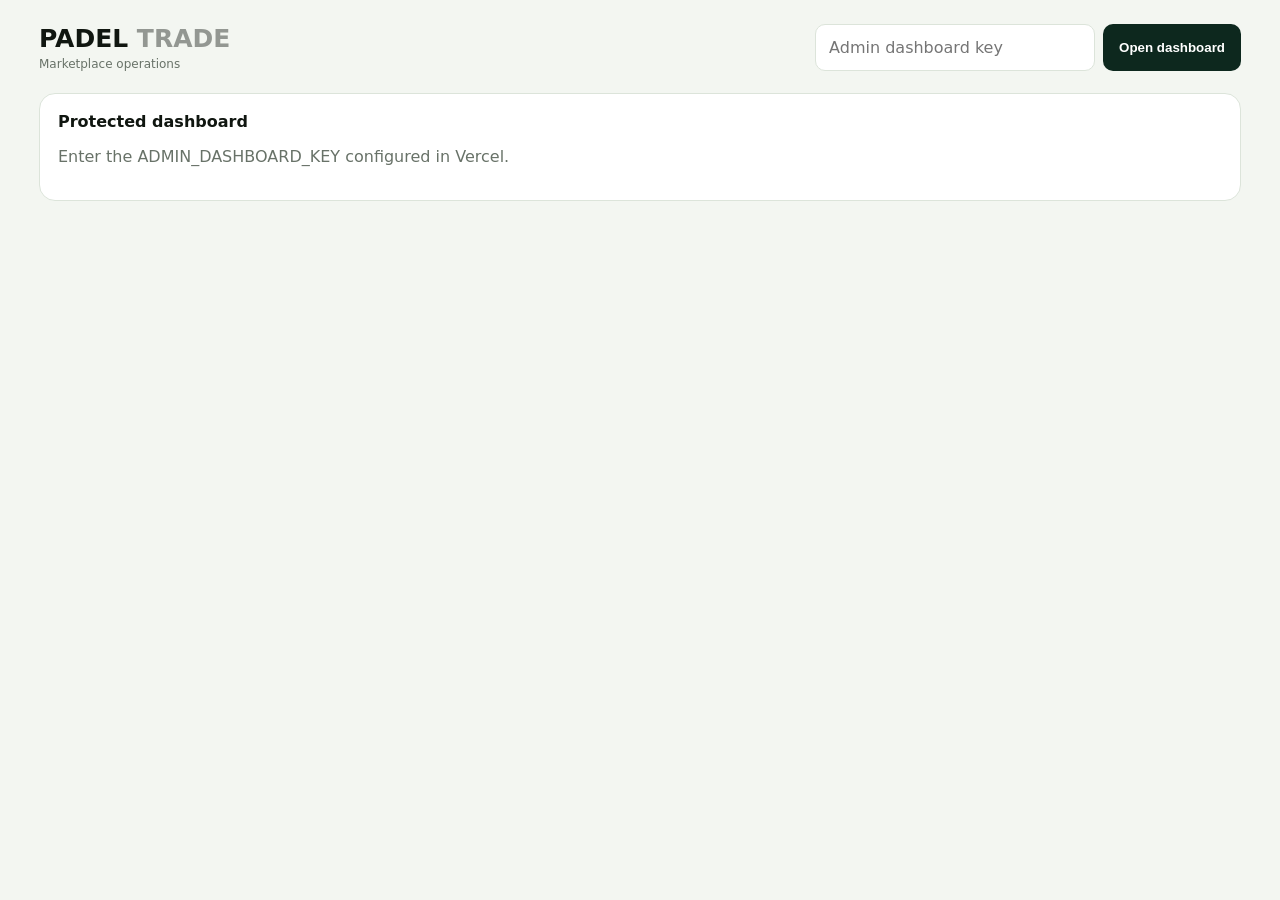
<file: admin.html>
<!doctype html>
<html lang="en">
<head>
<meta charset="utf-8"><meta name="viewport" content="width=device-width,initial-scale=1,viewport-fit=cover">
<title>PADEL TRADE — Admin</title>
<style>
:root{--bg:#f3f6f1;--card:#fff;--ink:#101610;--muted:#687268;--line:#dce4da;--lime:#d9ff32;--dark:#0d281e}
*{box-sizing:border-box}body{margin:0;background:var(--bg);color:var(--ink);font-family:Inter,system-ui,-apple-system,sans-serif}.wrap{max-width:1250px;margin:auto;padding:24px}.top{display:flex;justify-content:space-between;gap:18px;align-items:center;margin-bottom:22px}.brand{font-size:25px;font-weight:900}.brand span{opacity:.42}.sub{font-size:12px;color:var(--muted);margin-top:4px}.key{display:flex;gap:8px}.key input{width:280px;padding:13px;border:1px solid var(--line);border-radius:10px;font:inherit}.btn,.smallbtn{padding:12px 16px;border:0;border-radius:10px;background:var(--dark);color:white;font-weight:800;cursor:pointer}.stats{display:grid;grid-template-columns:repeat(4,1fr);gap:12px;margin-bottom:18px}.stat,.panel{background:var(--card);border:1px solid var(--line);border-radius:16px;padding:18px}.stat b{font-size:30px;display:block;margin-bottom:3px}.nav{display:flex;gap:8px;flex-wrap:wrap;margin-bottom:18px}.nav button{border:1px solid var(--line);background:white;padding:10px 14px;border-radius:10px;font-weight:800}.nav button.active{background:var(--dark);color:white}.panel{margin-bottom:18px}.panel h2{margin:0 0 12px}.item{border-top:1px solid #e7ece5;padding:15px 0}.meta{color:var(--muted);font-size:13px;margin-top:5px;line-height:1.45}.tag{display:inline-block;padding:5px 8px;border-radius:999px;background:#edf3e9;font-size:11px;font-weight:900;text-transform:uppercase}.controls{display:flex;gap:8px;flex-wrap:wrap;margin-top:10px}.select{padding:9px;border:1px solid var(--line);border-radius:9px;background:white;font:inherit}.empty{color:var(--muted)}.match{display:flex;gap:8px;flex-wrap:wrap;margin-top:10px}.match .select{min-width:280px}.refresh{margin-left:auto}.notice{background:#fffbea;border:1px solid #e7dfb0;border-radius:12px;padding:12px;margin-bottom:16px;color:#615b35}
@media(max-width:800px){.wrap{padding:15px}.top{display:block}.key{display:grid;grid-template-columns:1fr;margin-top:14px}.key input{width:100%}.stats{grid-template-columns:1fr 1fr}.match{display:grid}.match .select,.smallbtn{width:100%}.refresh{margin-left:0}}
@media(max-width:480px){.stats{grid-template-columns:1fr}.nav{display:grid;grid-template-columns:1fr 1fr}.nav button{width:100%}}
</style></head>
<body><main class="wrap">
<div class="top"><div><div class="brand">PADEL <span>TRADE</span></div><div class="sub">Marketplace operations</div></div><div class="key"><input id="key" type="password" placeholder="Admin dashboard key"><button class="btn" onclick="load()">Open dashboard</button></div></div>
<div id="app"><div class="panel"><b>Protected dashboard</b><p class="empty">Enter the ADMIN_DASHBOARD_KEY configured in Vercel.</p></div></div>
</main>
<script>
let DATA=null,current='all';
const esc=s=>String(s??'').replace(/[&<>\"']/g,c=>({'&':'&amp;','<':'&lt;','>':'&gt;','\"':'&quot;',"'":'&#39;'}[c]));
const date=s=>s?new Date(s).toLocaleString():'';
const statuses=['new','reviewing','contacted','matched','approved','published','closed','rejected'];
const label=x=>x.company||x.name||x.company_name||'Unknown';
function statusControl(x,type){return `<div class="controls"><select class="select" id="status-${type}-${x.id}">${statuses.map(s=>`<option ${String(x.status||'new')===s?'selected':''}>${s}</option>`).join('')}</select><button class="smallbtn" onclick="saveStatus('${type}','${x.id}')">Save status</button></div>`}
function score(b,s){let n=0;if(String(b.country||'').toLowerCase()===String(s.country||'').toLowerCase())n+=50;if(b.city&&s.city&&String(b.city).toLowerCase()===String(s.city).toLowerCase())n+=20;if(b.manufacturer&&s.manufacturer&&String(s.manufacturer).toLowerCase().includes(String(b.manufacturer).toLowerCase()))n+=20;if(b.court_count&&s.court_count>=b.court_count)n+=10;return n}
function item(x,type){
 const main=type==='buyers'?`${label(x)} · ${x.country}${x.city?' · '+x.city:''} · ${x.court_count||1} courts`:type==='services'?`${x.service||x.service_type||'Service'} · ${label(x)} · ${x.country||''}${x.city?' · '+x.city:''}`:type==='suppliers'?`${label(x)} · ${x.country}${x.city?' · '+x.city:''}`:`${label(x)} · ${x.country}${x.city?' · '+x.city:''} · ${x.court_count||1} courts`;
 let match='';
 if(type==='buyers'){
  const options=[...DATA.sellers].sort((a,b)=>score(x,b)-score(x,a)).slice(0,25);
  match=`<div class="match"><select class="select" id="match-${x.id}"><option value="">Match with seller request…</option>${options.map(s=>`<option value="${esc(s.id)}">${esc(label(s))} · ${esc(s.country||'')} · ${esc(s.manufacturer||s.model||'Court')} · ${s.court_count||1} courts</option>`).join('')}</select><button class="smallbtn" onclick="matchBuyer('${x.id}')">Create match</button></div>`;
 }
 return `<div class="item"><span class="tag">${esc(x.status||'new')}</span><strong style="display:block;margin-top:8px">${esc(main)}</strong><div class="meta">${esc(label(x))} · ${esc(x.email||'')} · ${date(x.created_at)}</div><div class="meta">${esc(x.details||x.description||x.model||x.website||'')}</div>${statusControl(x,type)}${match}</div>`;
}
function section(title,items,type){return `<section class="panel"><h2>${title} <span class="tag">${items.length}</span></h2>${items.length?items.map(x=>item(x,type)).join(''):'<p class="empty">No requests yet.</p>'}</section>`}
function draw(){const d=DATA;document.getElementById('app').innerHTML=`<div class="notice">Admin actions are protected server-side. Keep the dashboard key private.</div><div class="stats"><div class="stat"><b>${d.buyers.length}</b>Buyer requests</div><div class="stat"><b>${d.sellers.length}</b>Seller submissions</div><div class="stat"><b>${d.services.length}</b>Service requests</div><div class="stat"><b>${d.suppliers.length}</b>Supplier applications</div></div><div class="nav"><button class="${current==='all'?'active':''}" onclick="current='all';draw()">All</button><button class="${current==='buyers'?'active':''}" onclick="current='buyers';draw()">Buyers</button><button class="${current==='sellers'?'active':''}" onclick="current='sellers';draw()">Sellers</button><button class="${current==='services'?'active':''}" onclick="current='services';draw()">Services</button><button class="${current==='suppliers'?'active':''}" onclick="current='suppliers';draw()">Suppliers</button><button class="refresh" onclick="load()">Refresh</button></div>${current==='all'?section('Buyer requests',d.buyers,'buyers')+section('Seller submissions',d.sellers,'sellers')+section('Service requests',d.services,'services')+section('Supplier applications',d.suppliers,'suppliers'):current==='buyers'?section('Buyer requests',d.buyers,'buyers'):current==='sellers'?section('Seller submissions',d.sellers,'sellers'):current==='services'?section('Service requests',d.services,'services'):section('Supplier applications',d.suppliers,'suppliers')}`}
async function load(){const key=document.getElementById('key').value;if(!key)return;window.ADMIN_KEY=key;document.getElementById('app').innerHTML='<div class="panel">Loading…</div>';try{const r=await fetch('/api/admin/leads',{headers:{'x-admin-key':key}}),d=await r.json();if(!r.ok)throw Error(d.error||'Unauthorized');DATA=d;draw()}catch(e){document.getElementById('app').innerHTML=`<div class="panel"><b>Could not open dashboard</b><p class="empty">${esc(e.message)}</p></div>`}}
async function saveStatus(type,id){const status=document.getElementById(`status-${type}-${id}`).value;try{const r=await fetch('/api/admin/status',{method:'PATCH',headers:{'Content-Type':'application/json','x-admin-key':window.ADMIN_KEY},body:JSON.stringify({type,id,status})});const d=await r.text();if(!r.ok)throw Error(d.slice(0,180));await load()}catch(e){alert(e.message)}}
async function matchBuyer(buyerId){const sellerId=document.getElementById('match-'+buyerId).value;if(!sellerId)return;try{const r=await fetch('/api/admin/matches',{method:'POST',headers:{'Content-Type':'application/json','x-admin-key':window.ADMIN_KEY},body:JSON.stringify({buyer_id:buyerId,seller_id:sellerId})});const d=await r.text();if(!r.ok)throw Error(d.slice(0,180));alert('Match created');await load()}catch(e){alert(e.message)}}
</script></body></html>
</file>
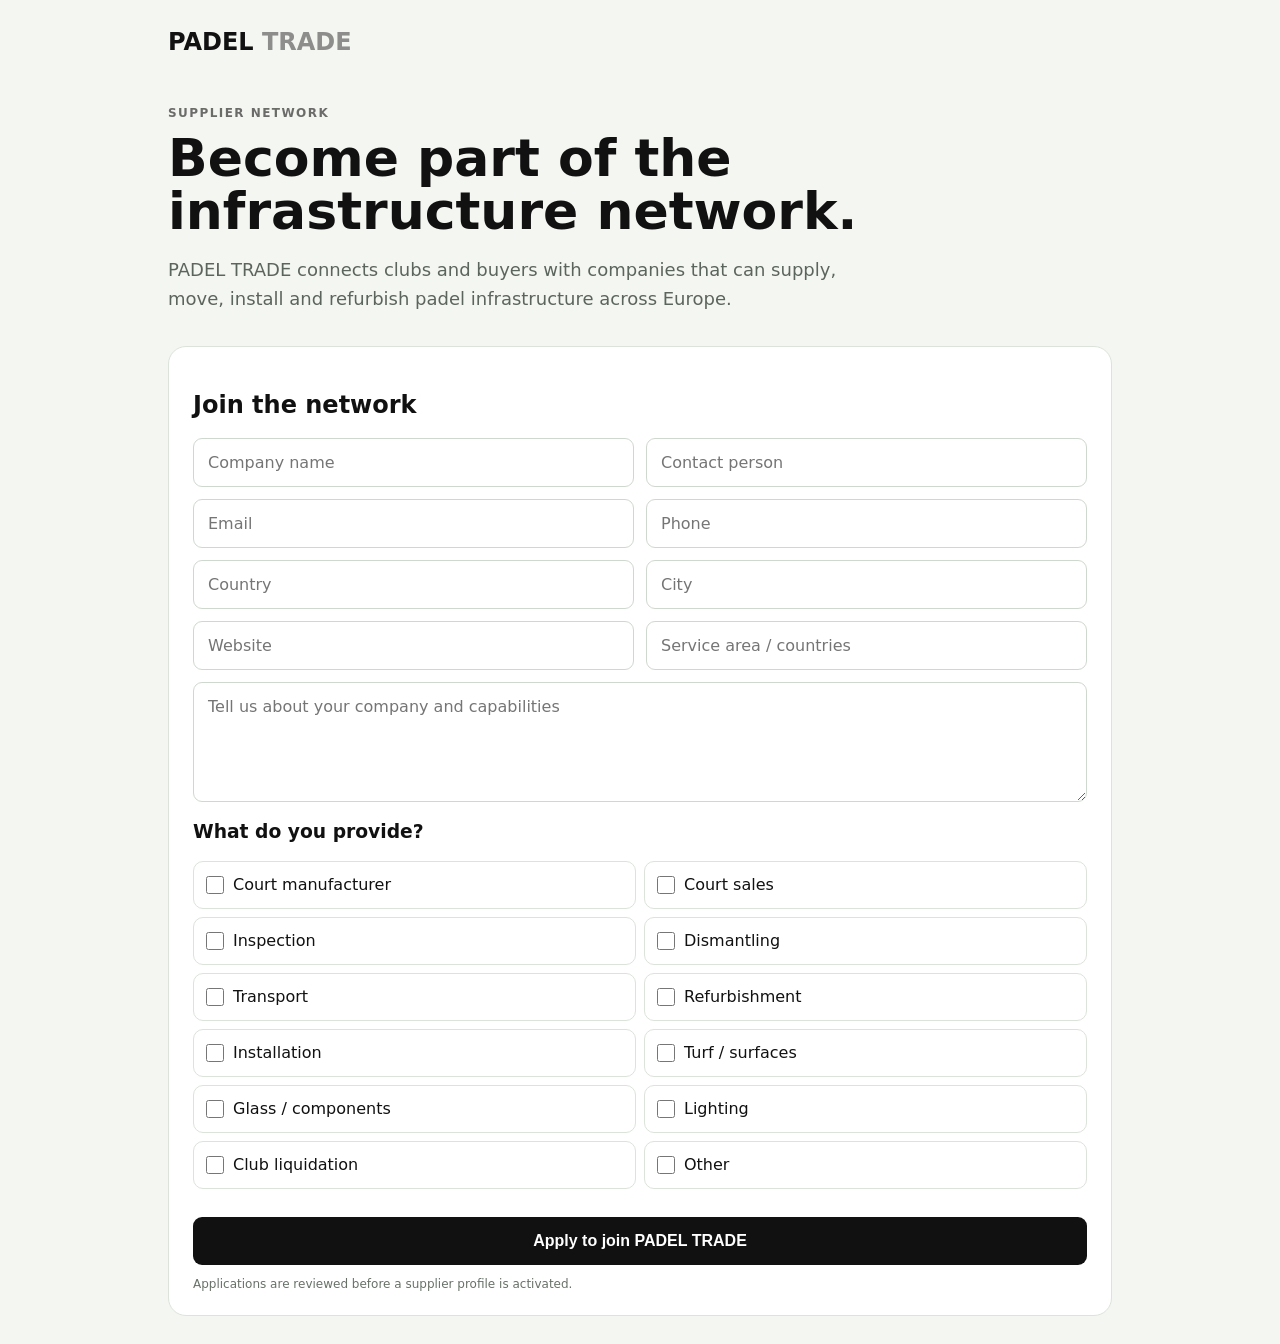
<file: supplier-network.html>
<!doctype html><html lang="en"><head><meta charset="utf-8"><meta name="viewport" content="width=device-width,initial-scale=1,viewport-fit=cover"><title>PADEL TRADE — Supplier Network</title><style>body{margin:0;background:#f4f6f2;color:#111;font-family:Inter,system-ui,sans-serif}*{box-sizing:border-box}.wrap{max-width:1000px;margin:auto;padding:28px}.brand{font-size:24px;font-weight:900;margin-bottom:50px}.brand span{opacity:.45}.hero{max-width:720px;margin-bottom:32px}.eyebrow{font-size:12px;font-weight:800;letter-spacing:.12em;opacity:.6}.hero h1{font-size:52px;line-height:1.02;margin:12px 0}.hero p{font-size:18px;line-height:1.6;color:#5c655d}.form{background:#fff;border:1px solid #dce3da;border-radius:18px;padding:24px}.grid{display:grid;grid-template-columns:1fr 1fr;gap:12px}input,select,textarea{width:100%;padding:14px;border:1px solid #cfd8ce;border-radius:9px;font:inherit;background:white}textarea{min-height:120px;resize:vertical}.full{grid-column:1/-1}.services{display:grid;grid-template-columns:repeat(2,minmax(0,1fr));gap:8px;margin:12px 0 20px}.services label{display:flex;align-items:center;gap:9px;min-height:48px;border:1px solid #dce3da;border-radius:10px;padding:12px;cursor:pointer}.services input{width:18px;height:18px;flex:0 0 auto;margin:0}.btn{margin-top:8px;width:100%;padding:15px;border:0;border-radius:9px;background:#111;color:white;font-weight:800;font-size:16px}.note{font-size:12px;color:#687168;margin-top:12px}@media(max-width:650px){.wrap{padding:18px 14px}.brand{margin-bottom:32px}.hero h1{font-size:40px}.hero p{font-size:16px}.form{padding:18px;border-radius:16px}.grid,.services{grid-template-columns:1fr}.full{grid-column:auto}.services label{min-height:50px}.btn{min-height:52px}}</style></head><body><main class="wrap"><div class="brand">PADEL <span>TRADE</span></div><section class="hero"><div class="eyebrow">SUPPLIER NETWORK</div><h1>Become part of the infrastructure network.</h1><p>PADEL TRADE connects clubs and buyers with companies that can supply, move, install and refurbish padel infrastructure across Europe.</p></section><form class="form" onsubmit="submitSupplier(event)"><h2>Join the network</h2><div class="grid"><input required name="company_name" placeholder="Company name"><input name="contact_name" placeholder="Contact person"><input required name="email" type="email" placeholder="Email"><input name="phone" placeholder="Phone"><input required name="country" placeholder="Country"><input name="city" placeholder="City"><input name="website" placeholder="Website"><input name="service_area" placeholder="Service area / countries"><textarea class="full" name="description" placeholder="Tell us about your company and capabilities"></textarea></div><h3>What do you provide?</h3><div class="services"><label><input type="checkbox" name="services" value="Court manufacturer">Court manufacturer</label><label><input type="checkbox" name="services" value="Court sales">Court sales</label><label><input type="checkbox" name="services" value="Inspection">Inspection</label><label><input type="checkbox" name="services" value="Dismantling">Dismantling</label><label><input type="checkbox" name="services" value="Transport">Transport</label><label><input type="checkbox" name="services" value="Refurbishment">Refurbishment</label><label><input type="checkbox" name="services" value="Installation">Installation</label><label><input type="checkbox" name="services" value="Turf / surfaces">Turf / surfaces</label><label><input type="checkbox" name="services" value="Glass / components">Glass / components</label><label><input type="checkbox" name="services" value="Lighting">Lighting</label><label><input type="checkbox" name="services" value="Club liquidation">Club liquidation</label><label><input type="checkbox" name="services" value="Other">Other</label></div><button class="btn" type="submit">Apply to join PADEL TRADE</button><div class="note">Applications are reviewed before a supplier profile is activated.</div></form></main><script>async function submitSupplier(e){e.preventDefault();const f=e.target,b=Object.fromEntries(new FormData(f).entries());b.services=[...f.querySelectorAll('input[name="services"]:checked')].map(x=>x.value);try{const r=await fetch('/api/suppliers',{method:'POST',headers:{'Content-Type':'application/json'},body:JSON.stringify(b)}),d=await r.json();if(!r.ok)throw Error(d.error||'Submission failed');f.innerHTML='<h2>Application received.</h2><p>Thank you. PADEL TRADE will review your company and contact you if we need additional information.</p>'}catch(err){alert(err.message)}}</script></body></html>
</file>
